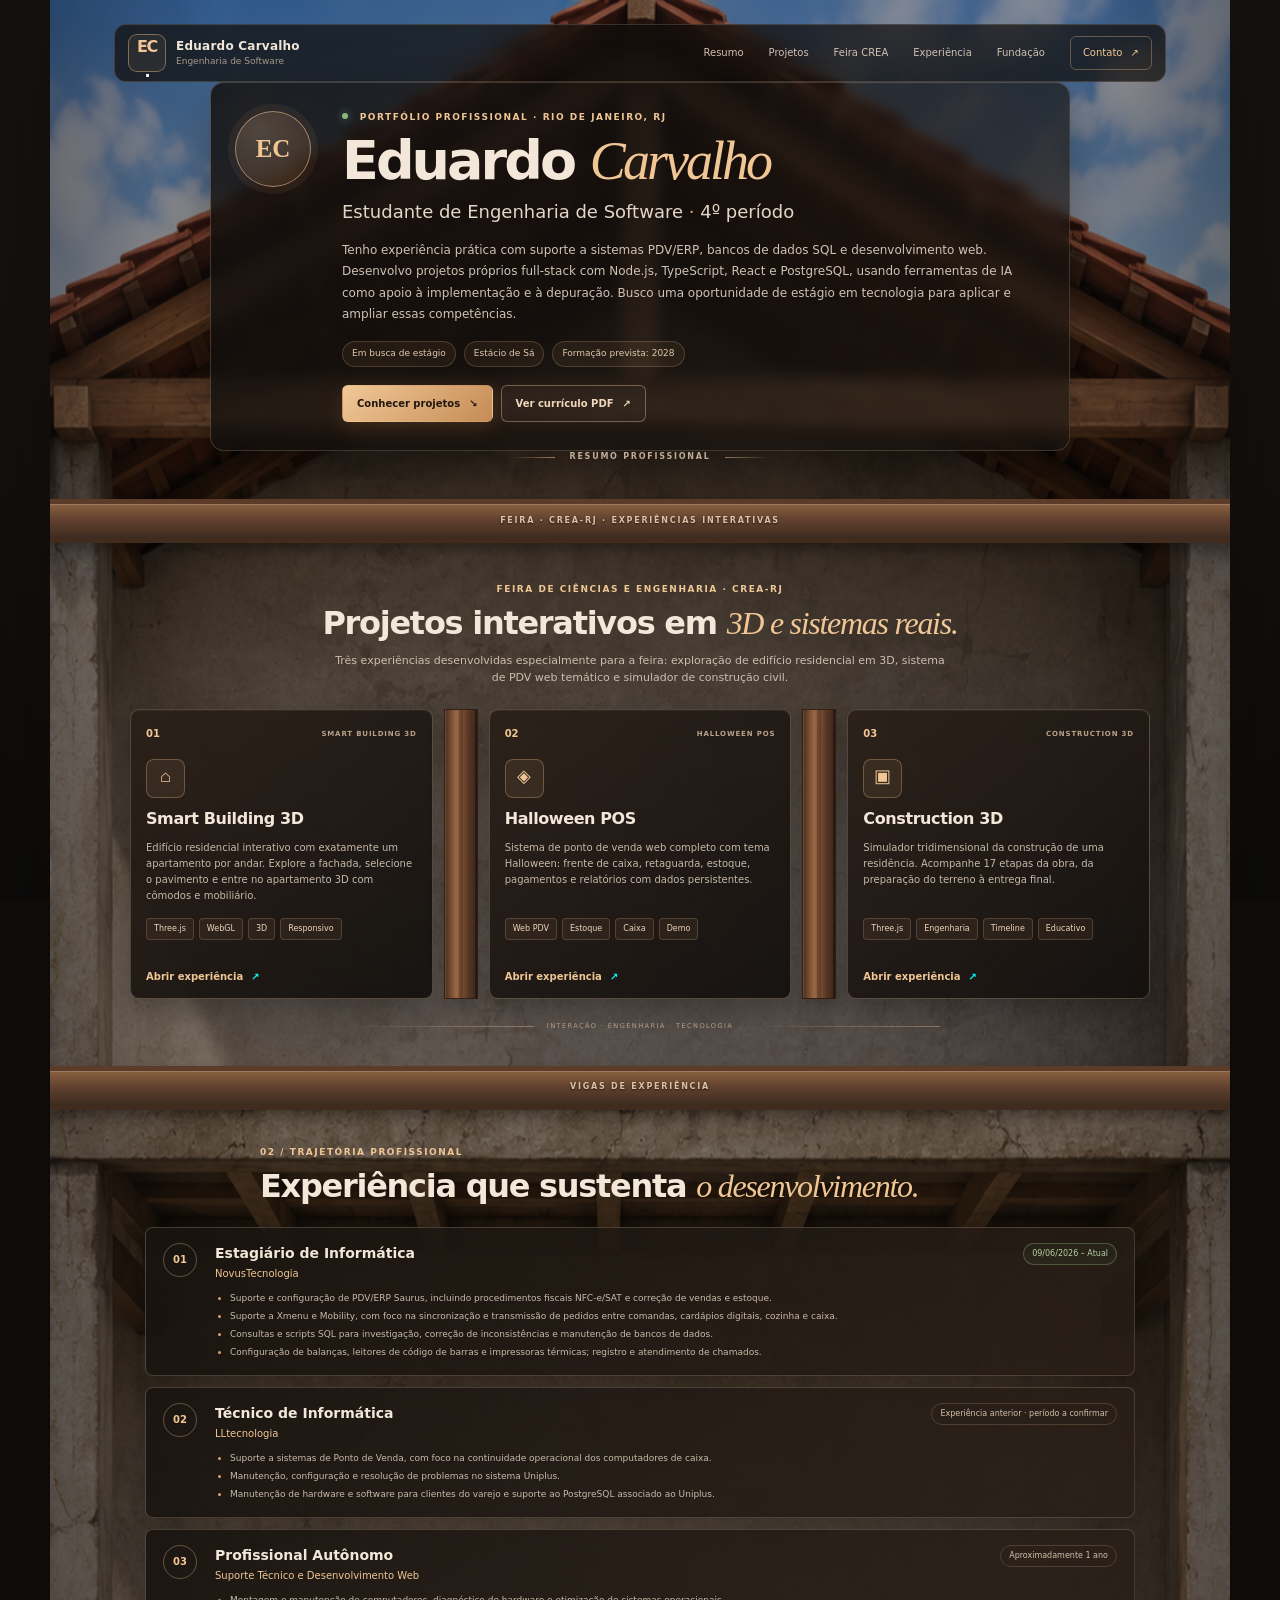
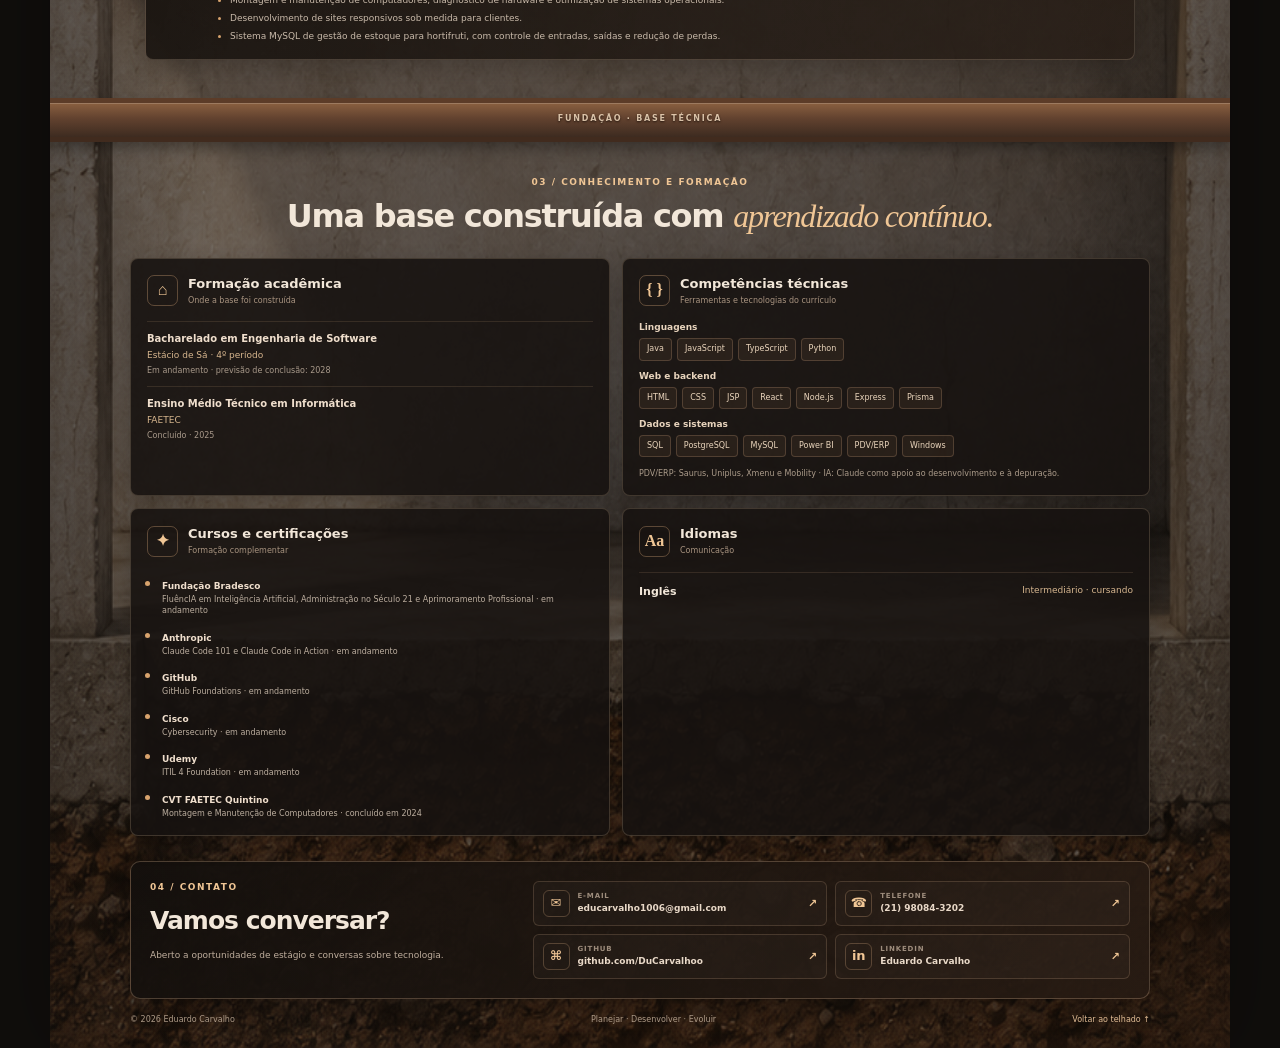
<file: index.html>
<!doctype html>
<html lang="pt-BR">
<head>
  <meta charset="utf-8">
  <meta name="viewport" content="width=device-width, initial-scale=1">
  <meta name="theme-color" content="#17120f">
  <meta name="description" content="Portfólio de Eduardo Carvalho, estudante de Engenharia de Software com experiência em suporte a sistemas PDV/ERP, bancos de dados e desenvolvimento web.">
  <title>Eduardo Carvalho | Engenharia de Software</title>
  <link rel="preload" as="image" href="assets/estrutura-casa.png">
  <link rel="stylesheet" href="styles.css">
  <script src="script.js" defer></script>
</head>
<body>
  <main class="house-site">
    <div class="scene-shade" aria-hidden="true"></div>

    <section class="roof-room" id="resumo" aria-labelledby="hero-title">
      <header class="site-header">
        <a class="brand" href="#resumo" aria-label="Eduardo Carvalho, início">
          <span class="brand-mark">EC<span>.</span></span>
          <span class="brand-name"><strong>Eduardo Carvalho</strong><small>Engenharia de Software</small></span>
        </a>
        <button class="menu-toggle" type="button" aria-label="Abrir menu" aria-expanded="false" aria-controls="site-nav">
          <span></span><span></span><span></span>
        </button>
        <nav class="site-nav" id="site-nav" aria-label="Navegação principal">
          <a href="#resumo">Resumo</a>
          <a href="#projetos">Projetos</a>
          <a href="#feira">Feira CREA</a>
          <a href="#experiencia">Experiência</a>
          <a href="#fundacao">Fundação</a>
          <a class="nav-contact" href="#contato">Contato <span aria-hidden="true">↗</span></a>
        </nav>
      </header>

      <div class="hero-content reveal">
        <div class="hero-avatar" aria-hidden="true">EC</div>
        <div class="hero-text">
          <p class="eyebrow"><span class="status-dot"></span> PORTFÓLIO PROFISSIONAL · RIO DE JANEIRO, RJ</p>
          <h1 id="hero-title">Eduardo <em>Carvalho</em></h1>
          <h2>Estudante de Engenharia de Software <span>·</span> 4º período</h2>
          <p class="professional-summary">Tenho experiência prática com suporte a sistemas PDV/ERP, bancos de dados SQL e desenvolvimento web. Desenvolvo projetos próprios full-stack com Node.js, TypeScript, React e PostgreSQL, usando ferramentas de IA como apoio à implementação e à depuração. Busco uma oportunidade de estágio em tecnologia para aplicar e ampliar essas competências.</p>
          <div class="hero-tags">
            <span>Em busca de estágio</span>
            <span>Estácio de Sá</span>
            <span>Formação prevista: 2028</span>
          </div>
          <div class="hero-actions">
            <a class="button button-primary" href="#projetos">Conhecer projetos <span aria-hidden="true">↘</span></a>
            <a class="button button-outline" href="assets/curriculo-eduardo.pdf" target="_blank" rel="noopener">Ver currículo PDF <span aria-hidden="true">↗</span></a>
          </div>
        </div>
      </div>
      <div class="roof-caption"><span class="caption-rule"></span> RESUMO PROFISSIONAL <span class="caption-rule"></span></div>
    </section>

    <span id="projetos" class="anchor-alias" aria-hidden="true"></span><span id="feira" class="anchor-alias" aria-hidden="true"></span>
    <div class="floor-beam" aria-hidden="true"><span>FEIRA · CREA-RJ · EXPERIÊNCIAS INTERATIVAS</span></div>

    <section class="projects-room feira-room" id="projetos-interativos" aria-labelledby="feira-title">
      <div class="section-heading reveal">
        <p class="eyebrow">FEIRA DE CIÊNCIAS E ENGENHARIA · CREA-RJ</p>
        <h2 id="feira-title">Projetos interativos em <em>3D e sistemas reais.</em></h2>
        <p class="section-intro">Três experiências desenvolvidas especialmente para a feira: exploração de edifício residencial em 3D, sistema de PDV web temático e simulador de construção civil.</p>
      </div>

      <div class="project-structure feira-structure">
        <a class="project-card reveal feira-card" href="projetos/smart-building-3d/" aria-label="Abrir experiência Smart Building 3D">
          <div class="project-meta"><span class="project-number">01</span><span class="project-kind">SMART BUILDING 3D</span></div>
          <div class="project-icon" aria-hidden="true">⌂</div>
          <h3>Smart Building 3D</h3>
          <p>Edifício residencial interativo com exatamente um apartamento por andar. Explore a fachada, selecione o pavimento e entre no apartamento 3D com cômodos e mobiliário.</p>
          <div class="tag-row"><span>Three.js</span><span>WebGL</span><span>3D</span><span>Responsivo</span></div>
          <span class="project-card-cta" aria-hidden="true">Abrir experiência <span>↗</span></span>
        </a>

        <div class="structural-pillar" aria-hidden="true"><i></i></div>

        <a class="project-card reveal feira-card" href="projetos/halloween-pos/" aria-label="Abrir experiência Halloween POS">
          <div class="project-meta"><span class="project-number">02</span><span class="project-kind">HALLOWEEN POS</span></div>
          <div class="project-icon" aria-hidden="true">◈</div>
          <h3>Halloween POS</h3>
          <p>Sistema de ponto de venda web completo com tema Halloween: frente de caixa, retaguarda, estoque, pagamentos e relatórios com dados persistentes.</p>
          <div class="tag-row"><span>Web PDV</span><span>Estoque</span><span>Caixa</span><span>Demo</span></div>
          <span class="project-card-cta" aria-hidden="true">Abrir experiência <span>↗</span></span>
        </a>

        <div class="structural-pillar" aria-hidden="true"><i></i></div>

        <a class="project-card reveal feira-card" href="projetos/construction-3d/" aria-label="Abrir experiência Construction 3D">
          <div class="project-meta"><span class="project-number">03</span><span class="project-kind">CONSTRUCTION 3D</span></div>
          <div class="project-icon" aria-hidden="true">▣</div>
          <h3>Construction 3D</h3>
          <p>Simulador tridimensional da construção de uma residência. Acompanhe 17 etapas da obra, da preparação do terreno à entrega final.</p>
          <div class="tag-row"><span>Three.js</span><span>Engenharia</span><span>Timeline</span><span>Educativo</span></div>
          <span class="project-card-cta" aria-hidden="true">Abrir experiência <span>↗</span></span>
        </a>
      </div>
      <div class="project-foundation-line"><span></span><small>INTERAÇÃO · ENGENHARIA · TECNOLOGIA</small><span></span></div>
    </section>

    <div class="floor-beam experience-beam" aria-hidden="true"><span>VIGAS DE EXPERIÊNCIA</span></div>

    <section class="experience-room" id="experiencia" aria-labelledby="experience-title">
      <div class="section-heading section-heading-left reveal">
        <p class="eyebrow">02 / TRAJETÓRIA PROFISSIONAL</p>
        <h2 id="experience-title">Experiência que sustenta <em>o desenvolvimento.</em></h2>
      </div>

      <div class="experience-list">
        <article class="experience-card reveal">
          <div class="experience-marker">01</div>
          <div class="experience-main">
            <div class="experience-title-row"><div><h3>Estagiário de Informática</h3><p class="company">NovusTecnologia</p></div><span class="period current">09/06/2026 – Atual</span></div>
            <ul>
              <li>Suporte e configuração de PDV/ERP Saurus, incluindo procedimentos fiscais NFC-e/SAT e correção de vendas e estoque.</li>
              <li>Suporte a Xmenu e Mobility, com foco na sincronização e transmissão de pedidos entre comandas, cardápios digitais, cozinha e caixa.</li>
              <li>Consultas e scripts SQL para investigação, correção de inconsistências e manutenção de bancos de dados.</li>
              <li>Configuração de balanças, leitores de código de barras e impressoras térmicas; registro e atendimento de chamados.</li>
            </ul>
          </div>
        </article>

        <article class="experience-card reveal">
          <div class="experience-marker">02</div>
          <div class="experience-main">
            <div class="experience-title-row"><div><h3>Técnico de Informática</h3><p class="company">LLtecnologia</p></div><span class="period">Experiência anterior · período a confirmar</span></div>
            <ul>
              <li>Suporte a sistemas de Ponto de Venda, com foco na continuidade operacional dos computadores de caixa.</li>
              <li>Manutenção, configuração e resolução de problemas no sistema Uniplus.</li>
              <li>Manutenção de hardware e software para clientes do varejo e suporte ao PostgreSQL associado ao Uniplus.</li>
            </ul>
          </div>
        </article>

        <article class="experience-card reveal">
          <div class="experience-marker">03</div>
          <div class="experience-main">
            <div class="experience-title-row"><div><h3>Profissional Autônomo</h3><p class="company">Suporte Técnico e Desenvolvimento Web</p></div><span class="period">Aproximadamente 1 ano</span></div>
            <ul>
              <li>Montagem e manutenção de computadores, diagnóstico de hardware e otimização de sistemas operacionais.</li>
              <li>Desenvolvimento de sites responsivos sob medida para clientes.</li>
              <li>Sistema MySQL de gestão de estoque para hortifruti, com controle de entradas, saídas e redução de perdas.</li>
            </ul>
          </div>
        </article>
      </div>
    </section>

    <div class="floor-beam foundation-beam" aria-hidden="true"><span>FUNDAÇÃO · BASE TÉCNICA</span></div>

    <section class="foundation-room" id="fundacao" aria-labelledby="foundation-title">
      <div class="section-heading reveal">
        <p class="eyebrow">03 / CONHECIMENTO E FORMAÇÃO</p>
        <h2 id="foundation-title">Uma base construída com <em>aprendizado contínuo.</em></h2>
      </div>

      <div class="foundation-grid">
        <article class="foundation-card reveal">
          <div class="foundation-card-heading"><span class="foundation-symbol">⌂</span><div><h3>Formação acadêmica</h3><p>Onde a base foi construída</p></div></div>
          <div class="education-item"><strong>Bacharelado em Engenharia de Software</strong><span>Estácio de Sá · 4º período</span><small>Em andamento · previsão de conclusão: 2028</small></div>
          <div class="education-item"><strong>Ensino Médio Técnico em Informática</strong><span>FAETEC</span><small>Concluído · 2025</small></div>
        </article>

        <article class="foundation-card reveal">
          <div class="foundation-card-heading"><span class="foundation-symbol">{ }</span><div><h3>Competências técnicas</h3><p>Ferramentas e tecnologias do currículo</p></div></div>
          <div class="skill-group"><strong>Linguagens</strong><div class="tag-row"><span>Java</span><span>JavaScript</span><span>TypeScript</span><span>Python</span></div></div>
          <div class="skill-group"><strong>Web e backend</strong><div class="tag-row"><span>HTML</span><span>CSS</span><span>JSP</span><span>React</span><span>Node.js</span><span>Express</span><span>Prisma</span></div></div>
          <div class="skill-group"><strong>Dados e sistemas</strong><div class="tag-row"><span>SQL</span><span>PostgreSQL</span><span>MySQL</span><span>Power BI</span><span>PDV/ERP</span><span>Windows</span></div></div>
          <p class="systems-note">PDV/ERP: Saurus, Uniplus, Xmenu e Mobility · IA: Claude como apoio ao desenvolvimento e à depuração.</p>
        </article>

        <article class="foundation-card courses-card reveal">
          <div class="foundation-card-heading"><span class="foundation-symbol">✦</span><div><h3>Cursos e certificações</h3><p>Formação complementar</p></div></div>
          <ul class="course-list">
            <li><strong>Fundação Bradesco</strong><span>FluêncIA em Inteligência Artificial, Administração no Século 21 e Aprimoramento Profissional · em andamento</span></li>
            <li><strong>Anthropic</strong><span>Claude Code 101 e Claude Code in Action · em andamento</span></li>
            <li><strong>GitHub</strong><span>GitHub Foundations · em andamento</span></li>
            <li><strong>Cisco</strong><span>Cybersecurity · em andamento</span></li>
            <li><strong>Udemy</strong><span>ITIL 4 Foundation · em andamento</span></li>
            <li><strong>CVT FAETEC Quintino</strong><span>Montagem e Manutenção de Computadores · concluído em 2024</span></li>
          </ul>
        </article>

        <article class="foundation-card language-card reveal">
          <div class="foundation-card-heading"><span class="foundation-symbol">Aa</span><div><h3>Idiomas</h3><p>Comunicação</p></div></div>
          <div class="language-level"><strong>Inglês</strong><span>Intermediário · cursando</span></div>
        </article>
      </div>

      <div class="contact-foundation" id="contato">
        <div class="contact-heading"><p class="eyebrow">04 / CONTATO</p><h2>Vamos conversar?</h2><p>Aberto a oportunidades de estágio e conversas sobre tecnologia.</p></div>
        <div class="contact-links">
          <a href="mailto:educarvalho1006@gmail.com"><span class="contact-icon">✉</span><span><small>E-MAIL</small><strong>educarvalho1006@gmail.com</strong></span><b>↗</b></a>
          <a href="tel:+5521980843202"><span class="contact-icon">☎</span><span><small>TELEFONE</small><strong>(21) 98084-3202</strong></span><b>↗</b></a>
          <a href="https://github.com/DuCarvalhoo" target="_blank" rel="noopener"><span class="contact-icon">⌘</span><span><small>GITHUB</small><strong>github.com/DuCarvalhoo</strong></span><b>↗</b></a>
          <a href="https://www.linkedin.com/in/eduardo-carvalho-6b63ab324/" target="_blank" rel="noopener"><span class="contact-icon">in</span><span><small>LINKEDIN</small><strong>Eduardo Carvalho</strong></span><b>↗</b></a>
        </div>
      </div>

      <footer class="site-footer"><span>© <span id="current-year"></span> Eduardo Carvalho</span><span>Planejar · Desenvolver · Evoluir</span><a href="#resumo">Voltar ao telhado ↑</a></footer>
    </section>
  </main>

  <dialog class="project-dialog" id="project-dialog" aria-labelledby="dialog-title">
    <button class="dialog-close" type="button" aria-label="Fechar detalhes">×</button>
    <p class="eyebrow" id="dialog-origin">DETALHES DO PROJETO</p>
    <h2 id="dialog-title"></h2>
    <p id="dialog-description"></p>
    <div class="dialog-stack" id="dialog-stack"></div>
  </dialog>
</body>
</html>
</file>
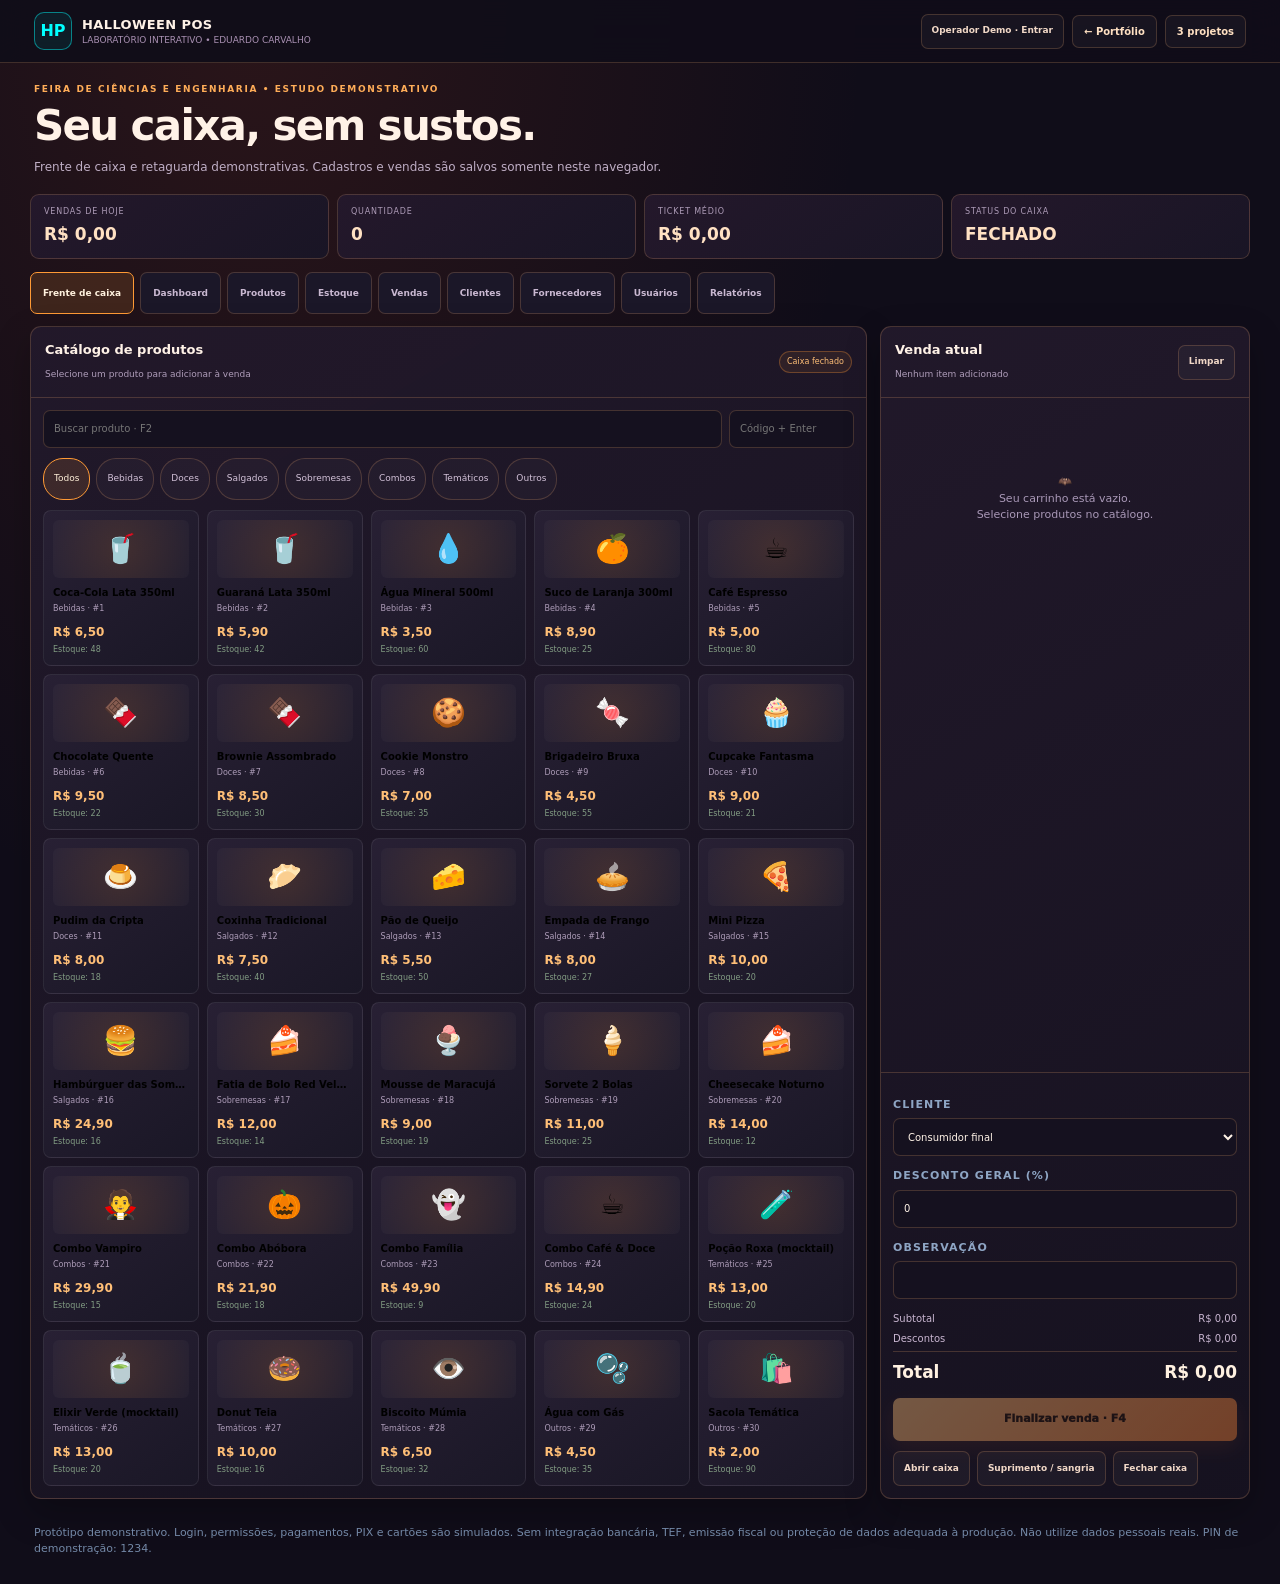
<file: projetos/halloween-pos/index.html>
<!doctype html><html lang="pt-BR"><head><meta charset="utf-8"><meta name="viewport" content="width=device-width,initial-scale=1"><title>HALLOWEEN POS — Eduardo Carvalho</title><link rel="stylesheet" href="../_shared/projects.css"><link rel="stylesheet" href="../_shared/integration.css"></head><body class="pos-app"><header class="app-header"><div class="app-brand"><span class="brand-symbol">HP</span><div class="brand-title"><strong>HALLOWEEN POS</strong><small>LABORATÓRIO INTERATIVO • EDUARDO CARVALHO</small></div></div><div class="header-actions"><button id="login-button" class="pos-secondary" >Operador Demo · Entrar</button><a class="back-link" href="../../#projetos-interativos">← Portfólio</a><a class="back-link" href="../../laboratorio.html">3 projetos</a></div></header><section class="page-intro"><p class="eyebrow">FEIRA DE CIÊNCIAS E ENGENHARIA • ESTUDO DEMONSTRATIVO</p><h1>Seu caixa, sem sustos.</h1><p>Frente de caixa e retaguarda demonstrativas. Cadastros e vendas são salvos somente neste navegador.</p></section><section class="pos-top-stats"><div class="pos-stat"><small>Vendas de hoje</small><strong id="stat-sales">R$ 0,00</strong></div><div class="pos-stat"><small>Quantidade</small><strong id="stat-count">0</strong></div><div class="pos-stat"><small>Ticket médio</small><strong id="stat-ticket">R$ 0,00</strong></div><div class="pos-stat"><small>Status do caixa</small><strong id="stat-cash">FECHADO</strong></div></section><nav class="pos-nav" aria-label="Módulos"><button data-view="pdv" class="active">Frente de caixa</button><button data-view="dashboard" class="">Dashboard</button><button data-view="products" class="">Produtos</button><button data-view="stock" class="">Estoque</button><button data-view="sales" class="">Vendas</button><button data-view="customers" class="">Clientes</button><button data-view="suppliers" class="">Fornecedores</button><button data-view="users" class="">Usuários</button><button data-view="reports" class="">Relatórios</button></nav><main><section id="view-pdv" class="pos-shell"><section class="pos-panel"><div class="pos-panel-head"><div><h2>Catálogo de produtos</h2><small>Selecione um produto para adicionar à venda</small></div><span id="cash-status-pill" class="status-pill warn">Caixa fechado</span></div><div class="pos-catalog"><div class="pos-search-row"><input id="product-search" class="pos-input" placeholder="Buscar produto · F2" aria-label="Buscar produto"><input id="barcode-input" class="pos-input" placeholder="Código + Enter" aria-label="Código de barras"></div><div id="pos-categories" class="pos-categories"></div><div id="product-grid" class="product-grid"></div></div></section><aside class="pos-panel pos-cart"><div class="pos-panel-head"><div><h2>Venda atual</h2><small id="cart-count">Nenhum item adicionado</small></div><button id="clear-cart" class="pos-secondary" >Limpar</button></div><div id="cart-lines" class="cart-lines"></div><div class="cart-bottom"><label class="field-label" for="sale-customer">Cliente</label><select id="sale-customer" class="pos-select"></select><label class="field-label" for="sale-discount">Desconto geral (%)</label><input id="sale-discount" class="pos-input" type="number" min="0" max="100" value="0"><label class="field-label" for="sale-note">Observação</label><input id="sale-note" class="pos-input"><div class="cart-totals"><div class="total-line "><span>Subtotal</span><span id="cart-subtotal">R$ 0,00</span></div><div class="total-line "><span>Descontos</span><span id="cart-discount">R$ 0,00</span></div><div class="total-line grand"><span>Total</span><span id="cart-total">R$ 0,00</span></div></div><button id="pay-button" class="pos-primary" >Finalizar venda · F4</button><div class="sim-controls"><button id="cash-open" class="pos-secondary" >Abrir caixa</button><button id="cash-actions" class="pos-secondary" >Suprimento / sangria</button><button id="cash-close" class="pos-secondary" >Fechar caixa</button></div></div></aside></section><section id="view-admin" class="admin-wrap hidden"><div class="pos-panel"><div class="pos-panel-head"><div><h2 id="admin-title">Visão geral</h2><small id="admin-subtitle">Retaguarda administrativa</small></div><div class="admin-actions"><button id="admin-new" class="pos-secondary" >Novo cadastro</button><button id="export-csv" class="pos-secondary" >Exportar CSV</button></div></div><div id="admin-content" style="padding:14px"></div></div></section></main><div id="modal" class="modal-backdrop"><section class="modal-box" role="dialog" aria-modal="true" aria-labelledby="modal-title"><div class="modal-head"><h2 id="modal-title"></h2><button id="modal-close" class="modal-close" aria-label="Fechar">×</button></div><div id="modal-content"></div></section></div><footer class="app-footer">Protótipo demonstrativo. Login, permissões, pagamentos, PIX e cartões são simulados. Sem integração bancária, TEF, emissão fiscal ou proteção de dados adequada à produção. Não utilize dados pessoais reais. PIN de demonstração: 1234.</footer><script type="module" src="./halloween-pos.js"></script></body></html>
</file>
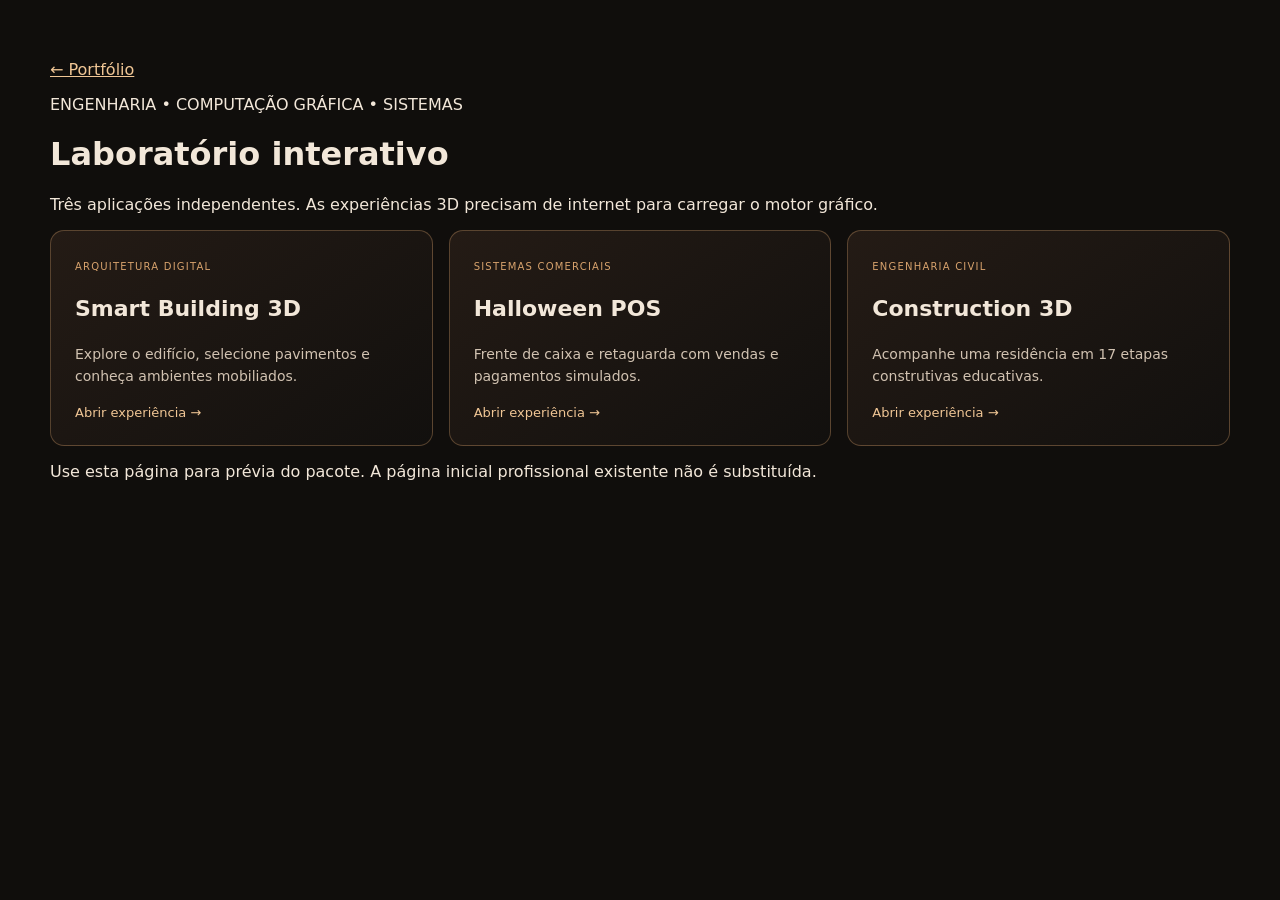
<file: laboratorio.html>
<!doctype html><html lang="pt-BR"><head><meta charset="utf-8"><meta name="viewport" content="width=device-width,initial-scale=1"><title>Laboratório — três projetos</title><link rel="stylesheet" href="./projetos/_shared/cards.css"><style>body{margin:0;background:#100e0c}a{color:#f0c695}</style></head><body><main class="lab-integration"><a href="./">← Portfólio</a><p>ENGENHARIA • COMPUTAÇÃO GRÁFICA • SISTEMAS</p><h1>Laboratório interativo</h1><p>Três aplicações independentes. As experiências 3D precisam de internet para carregar o motor gráfico.</p><div class="lab-grid"><a class="lab-card" href="./projetos/smart-building-3d/"><small>Arquitetura digital</small><h3>Smart Building 3D</h3><p>Explore o edifício, selecione pavimentos e conheça ambientes mobiliados.</p><span>Abrir experiência →</span></a><a class="lab-card" href="./projetos/halloween-pos/"><small>Sistemas comerciais</small><h3>Halloween POS</h3><p>Frente de caixa e retaguarda com vendas e pagamentos simulados.</p><span>Abrir experiência →</span></a><a class="lab-card" href="./projetos/construction-3d/"><small>Engenharia civil</small><h3>Construction 3D</h3><p>Acompanhe uma residência em 17 etapas construtivas educativas.</p><span>Abrir experiência →</span></a></div><p>Use esta página para prévia do pacote. A página inicial profissional existente não é substituída.</p></main></body></html>
</file>
<file: styles.css>
:root {
  color-scheme: dark;
  --paper: #f2e7d9;
  --muted: #d1c2b1;
  --muted-2: #aa9b8c;
  --gold: #d8a36d;
  --gold-light: #f0c695;
  --wood: #70452b;
  --ink: #1a1511;
  --panel: rgba(22, 18, 15, .84);
  --panel-soft: rgba(32, 25, 20, .78);
  --line: rgba(223, 180, 137, .26);
  --shadow: 0 18px 55px rgba(0, 0, 0, .38);
}
* { box-sizing: border-box; }
html { scroll-behavior: smooth; scroll-padding-top: 20px; }
body { margin: 0; min-width: 320px; background: #100e0c; color: var(--paper); font-family: Inter, ui-sans-serif, system-ui, -apple-system, BlinkMacSystemFont, "Segoe UI", sans-serif; line-height: 1.55; }
body::before { content: ""; position: fixed; inset: 0; z-index: -2; background: radial-gradient(ellipse at 50% 0, #493321 0, #191410 55%, #0c0b0a 100%); }
a { color: inherit; text-decoration: none; }
button { font: inherit; }
.house-site { position: relative; isolation: isolate; width: min(100%, 1180px); margin: 0 auto; overflow: hidden; background-image: linear-gradient(180deg, rgba(12, 10, 9, .42), rgba(13, 11, 9, .58)), url("assets/estrutura-casa.png"); background-size: 100% 100%; background-repeat: no-repeat; box-shadow: 0 0 80px rgba(0,0,0,.3); }
.scene-shade { position: absolute; inset: 0; z-index: -1; pointer-events: none; background: linear-gradient(90deg, rgba(10,8,7,.25), transparent 14%, transparent 86%, rgba(10,8,7,.25)); }
.roof-room { min-height: 490px; padding: 24px clamp(22px, 5vw, 64px) 36px; position: relative; display: flex; flex-direction: column; }
.site-header { width: 100%; display: flex; justify-content: space-between; align-items: center; gap: 20px; padding: 9px 13px; border: 1px solid rgba(235, 204, 172, .18); border-radius: 12px; background: rgba(17, 14, 12, .72); backdrop-filter: blur(12px); }
.brand { display: flex; gap: 10px; align-items: center; min-width: max-content; }
.brand-mark { display: grid; place-items: center; width: 38px; height: 38px; border: 1px solid rgba(233, 187, 139, .45); border-radius: 9px; color: var(--gold-light); font-weight: 800; letter-spacing: -.08em; background: rgba(210, 153, 98, .09); }
.brand-mark span { color: #fff; }
.brand-name strong, .brand-name small { display: block; }
.brand-name strong { font-size: 12px; letter-spacing: .02em; }
.brand-name small { color: var(--muted-2); font-size: 9px; }
.site-nav { display: flex; align-items: center; gap: clamp(10px, 2vw, 25px); }
.site-nav a { color: #d3c4b4; font-size: 10px; transition: color .2s ease; }
.site-nav a:hover, .site-nav a.active { color: var(--gold-light); }
.site-nav .nav-contact { padding: 8px 12px; border: 1px solid rgba(222, 174, 126, .38); border-radius: 6px; color: var(--gold-light); }
.nav-contact span { margin-left: 5px; }
.menu-toggle { display: none; }
.hero-content { display: grid; grid-template-columns: 84px minmax(0, 720px); align-items: start; gap: 23px; width: min(100%, 860px); margin: auto; padding: 28px 24px; border: 1px solid rgba(232, 205, 176, .2); border-radius: 14px; background: linear-gradient(105deg, rgba(18, 15, 13, .84), rgba(25, 20, 16, .66)); box-shadow: var(--shadow); backdrop-filter: blur(7px); }
.hero-avatar { display: grid; place-items: center; width: 76px; height: 76px; border: 1px solid rgba(232, 188, 144, .6); border-radius: 50%; color: var(--gold-light); background: radial-gradient(circle at 30% 25%, rgba(237, 195, 149, .24), rgba(93, 59, 37, .42)); font-family: Georgia, serif; font-size: 25px; font-weight: 700; box-shadow: 0 0 0 7px rgba(216, 163, 109, .07); }
.eyebrow { margin: 0 0 8px; color: var(--gold-light); font-size: 9px; font-weight: 800; letter-spacing: .17em; }
.status-dot { display: inline-block; width: 6px; height: 6px; margin: 0 7px 1px 0; border-radius: 50%; background: #89b77d; box-shadow: 0 0 9px rgba(137,183,125,.65); }
.hero-text h1 { margin: 0; font-size: clamp(35px, 5vw, 54px); letter-spacing: -.055em; line-height: 1.05; }
h1 em, h2 em { color: var(--gold-light); font-family: Georgia, "Times New Roman", serif; font-weight: 500; }
.hero-text h2 { margin: 8px 0 14px; color: #e4d6c7; font-size: clamp(14px, 1.7vw, 18px); font-weight: 500; }
.hero-text h2 span { color: var(--gold); }
.professional-summary { max-width: 750px; margin: 0; color: #d0c2b4; font-size: 12px; line-height: 1.8; }
.hero-tags, .hero-actions { display: flex; flex-wrap: wrap; gap: 8px; }
.hero-tags { margin-top: 15px; }
.hero-tags span { padding: 5px 9px; border: 1px solid rgba(226, 180, 135, .22); border-radius: 30px; color: #dfc9b2; background: rgba(216, 163, 109, .08); font-size: 9px; }
.hero-actions { margin-top: 18px; }
.button { display: inline-flex; align-items: center; justify-content: center; gap: 9px; min-height: 37px; padding: 0 14px; border: 1px solid transparent; border-radius: 6px; font-size: 10px; font-weight: 800; transition: transform .2s, background .2s, border-color .2s; }
.button:hover { transform: translateY(-2px); }
.button-primary { color: #21170f; background: linear-gradient(135deg, #f1c897, #c58c56); box-shadow: 0 7px 20px rgba(181, 118, 65, .19); }
.button-outline { border-color: rgba(230, 190, 150, .4); color: #f0d7bc; background: rgba(255,255,255,.025); }
.roof-caption { display: flex; align-items: center; justify-content: center; gap: 14px; color: #e3cdb5; font-size: 8px; font-weight: 800; letter-spacing: .22em; opacity: .82; }
.caption-rule { width: 44px; height: 1px; background: linear-gradient(90deg, transparent, rgba(230,190,150,.7)); }
.caption-rule:last-child { transform: rotate(180deg); }
.floor-beam { position: relative; z-index: 1; display: flex; align-items: center; justify-content: center; min-height: 44px; border-top: 5px solid rgba(95, 62, 42, .92); border-bottom: 5px solid rgba(62, 41, 29, .95); background: linear-gradient(180deg, #8a6040 0%, #62422f 45%, #3d2b20 100%); box-shadow: 0 7px 13px rgba(0,0,0,.32), inset 0 1px rgba(255,255,255,.17); }
.floor-beam span { color: rgba(255, 231, 203, .8); font-size: 8px; font-weight: 900; letter-spacing: .22em; text-shadow: 0 1px 2px #26180f; }
.anchor-alias { display: block; height: 0; scroll-margin-top: 18px; }
.projects-room { padding: 40px clamp(20px, 4.5vw, 54px) 34px; }
.section-heading { max-width: 760px; margin: 0 auto 23px; text-align: center; }
.section-heading h2 { margin: 0; font-size: clamp(23px, 3vw, 32px); letter-spacing: -.04em; line-height: 1.16; }
.section-intro { max-width: 620px; margin: 10px auto 0; color: #cdbdad; font-size: 11px; }
.project-structure { display: grid; grid-template-columns: minmax(0,1fr) 34px minmax(0,1fr) 34px minmax(0,1fr); align-items: stretch; gap: 11px; max-width: 1020px; margin: 0 auto; }
.project-card { position: relative; display: flex; flex-direction: column; min-width: 0; min-height: 290px; padding: 16px 15px 14px; border: 1px solid rgba(232, 204, 174, .26); border-radius: 9px; background: linear-gradient(145deg, rgba(42, 32, 25, .94), rgba(19, 16, 14, .94)); box-shadow: 0 12px 30px rgba(0,0,0,.27), inset 0 1px rgba(255,255,255,.05); transition: transform .24s ease, border-color .24s ease; }
.project-card:hover { transform: translateY(-4px); border-color: rgba(239, 194, 147, .65); }
.feira-card { color: inherit; text-decoration: none; cursor: pointer; }
.feira-card:hover { transform: translateY(-6px) scale(1.012); border-color: rgba(0, 255, 255, .58); box-shadow: 0 18px 38px rgba(0,0,0,.36), 0 0 0 1px rgba(0,255,255,.08), inset 0 1px rgba(255,255,255,.08); }
.feira-card:focus-visible { outline: 3px solid #00ffff; outline-offset: 4px; }
.project-card-cta { align-self: flex-start; display: inline-flex; align-items: center; gap: 8px; margin-top: auto; padding-top: 15px; color: var(--gold-light); font-size: 10px; font-weight: 800; transition: color .2s, gap .2s; }
.feira-card:hover .project-card-cta { gap: 13px; color: #fff; }
.project-card-cta span { color: #00ffff; }
.project-meta { display: flex; align-items: center; justify-content: space-between; gap: 8px; }
.project-number { color: var(--gold-light); font-size: 10px; font-weight: 900; }
.project-kind { color: #b8a18b; font-size: 7px; font-weight: 800; letter-spacing: .12em; text-align: right; }
.project-icon { display: grid; place-items: center; width: 39px; height: 39px; margin: 17px 0 9px; border: 1px solid rgba(220, 171, 124, .35); border-radius: 8px; color: var(--gold-light); background: rgba(221, 168, 118, .09); font-family: ui-monospace, monospace; font-size: 18px; }
.project-card h3 { margin: 0 0 8px; font-size: 16px; letter-spacing: -.025em; }
.project-card > p { min-height: 66px; margin: 0; color: #c7b8a9; font-size: 10px; line-height: 1.62; }
.tag-row { display: flex; flex-wrap: wrap; gap: 5px; margin-top: 12px; }
.tag-row span { padding: 4px 7px; border: 1px solid rgba(223, 178, 135, .22); border-radius: 4px; color: #ead5bc; background: rgba(210, 153, 98, .08); font-size: 8px; }
.details-link { align-self: flex-start; margin-top: auto; padding: 15px 0 0; border: 0; color: var(--gold-light); background: none; cursor: pointer; font-size: 10px; font-weight: 800; }
.details-link:hover { color: white; }
.details-link span { padding-left: 4px; }
.structural-pillar { position: relative; display: flex; justify-content: center; align-items: center; min-height: 100%; border: 1px solid rgba(50, 30, 19, .95); background: linear-gradient(90deg, #4a2e1d, #9a6844 35%, #5a3925 72%, #3d271b); box-shadow: inset 1px 0 rgba(242, 196, 145, .18), inset -2px 0 rgba(0,0,0,.35), 0 8px 16px rgba(0,0,0,.22); }
.structural-pillar span { color: rgba(255, 226, 196, .8); font-size: 10px; font-weight: 900; letter-spacing: .28em; writing-mode: vertical-rl; text-orientation: upright; }
.structural-pillar i { position: absolute; top: 0; left: 50%; width: 4px; height: 100%; transform: translateX(-50%); background: rgba(35, 20, 12, .24); }
.project-foundation-line { display: flex; align-items: center; justify-content: center; gap: 13px; max-width: 600px; margin: 22px auto 0; color: #bca48e; font-size: 8px; letter-spacing: .17em; }
.project-foundation-line span { height: 1px; flex: 1; background: linear-gradient(90deg, transparent, rgba(223, 180, 137, .48)); }
.experience-room { padding: 36px clamp(20px, 4.5vw, 54px) 38px; }
.section-heading-left { text-align: left; margin: 0 auto 22px; }
.experience-list { display: grid; gap: 11px; max-width: 990px; margin: auto; }
.experience-card { display: grid; grid-template-columns: 38px 1fr; gap: 14px; padding: 15px 17px; border: 1px solid rgba(232, 204, 174, .21); border-radius: 8px; background: linear-gradient(100deg, rgba(25, 20, 16, .91), rgba(40, 30, 23, .82)); box-shadow: 0 8px 24px rgba(0,0,0,.19); }
.experience-marker { display: grid; place-items: center; width: 34px; height: 34px; border: 1px solid rgba(223, 178, 135, .38); border-radius: 50%; color: var(--gold-light); font-size: 10px; font-weight: 900; }
.experience-title-row { display: flex; justify-content: space-between; align-items: flex-start; gap: 15px; }
.experience-title-row h3 { margin: 0; font-size: 14px; }
.company { margin: 2px 0 0; color: var(--gold-light); font-size: 10px; }
.period { padding: 4px 8px; border: 1px solid rgba(224, 179, 135, .21); border-radius: 20px; color: #d4c0aa; font-size: 8px; white-space: nowrap; }
.period.current { border-color: rgba(137,183,125,.35); color: #b7d0a7; background: rgba(91,140,81,.08); }
.experience-card ul { display: grid; gap: 4px; margin: 10px 0 0; padding-left: 15px; color: #c9baaa; font-size: 9px; line-height: 1.55; }
.experience-card li::marker { color: var(--gold); }
.foundation-room { padding: 34px clamp(20px, 4.5vw, 54px) 22px; }
.foundation-grid { display: grid; grid-template-columns: 1fr 1.1fr; gap: 12px; max-width: 1020px; margin: 0 auto 25px; }
.foundation-card { min-width: 0; padding: 15px 16px; border: 1px solid rgba(225, 192, 159, .2); border-radius: 8px; background: rgba(23, 19, 16, .89); box-shadow: 0 8px 22px rgba(0,0,0,.24); }
.foundation-card-heading { display: flex; align-items: center; gap: 10px; margin-bottom: 14px; }
.foundation-symbol { display: grid; place-items: center; width: 31px; height: 31px; flex: 0 0 auto; border: 1px solid rgba(221, 171, 125, .34); border-radius: 7px; color: var(--gold-light); font-family: Georgia, serif; font-weight: 700; }
.foundation-card-heading h3 { margin: 0; font-size: 13px; }
.foundation-card-heading p { margin: 1px 0 0; color: #a99480; font-size: 8px; }
.education-item { padding: 9px 0; border-top: 1px solid rgba(227, 183, 139, .13); }
.education-item strong, .education-item span, .education-item small { display: block; }
.education-item strong { color: #f0dfcd; font-size: 10px; }
.education-item span { margin-top: 2px; color: #d7b68e; font-size: 9px; }
.education-item small { margin-top: 2px; color: #a99a8b; font-size: 8px; }
.skill-group { margin-top: 9px; }
.skill-group > strong { display: block; margin-bottom: 3px; color: #e8d4bd; font-size: 9px; }
.skill-group .tag-row { margin-top: 0; }
.skill-group .tag-row span { font-size: 8px; }
.systems-note { margin: 11px 0 0; color: #ab9b8a; font-size: 8px; line-height: 1.5; }
.courses-card { grid-column: 1 / 2; }
.course-list { display: grid; gap: 7px; margin: 0; padding-left: 15px; color: #d5c5b5; }
.course-list li::marker { color: var(--gold); }
.course-list strong, .course-list span { display: block; }
.course-list strong { color: #f0dfcd; font-size: 9px; }
.course-list span { color: #bcae9f; font-size: 8px; line-height: 1.45; }
.language-card { grid-column: 2 / 3; }
.language-level { display: flex; align-items: center; justify-content: space-between; gap: 10px; padding: 10px 0; border-top: 1px solid rgba(227, 183, 139, .13); }
.language-level strong { font-size: 11px; }
.language-level span { color: #d6b68f; font-size: 9px; }
.contact-foundation { display: grid; grid-template-columns: .75fr 1.25fr; gap: 24px; max-width: 1020px; margin: 25px auto 0; padding: 19px; border: 1px solid rgba(229, 190, 151, .27); border-radius: 10px; background: linear-gradient(115deg, rgba(20, 16, 13, .96), rgba(39, 27, 19, .92)); box-shadow: var(--shadow); }
.contact-heading h2 { margin: 0; font-size: 25px; letter-spacing: -.04em; }
.contact-heading > p:last-child { margin: 8px 0 0; color: #bfae9d; font-size: 9px; }
.contact-links { display: grid; grid-template-columns: 1fr 1fr; gap: 8px; }
.contact-links a { display: flex; align-items: center; min-width: 0; gap: 8px; padding: 8px 9px; border: 1px solid rgba(230, 190, 150, .18); border-radius: 6px; background: rgba(255,255,255,.025); transition: border-color .2s, background .2s; }
.contact-links a:hover { border-color: rgba(240, 198, 149, .55); background: rgba(221, 168, 118, .08); }
.contact-icon { display: grid; place-items: center; width: 27px; height: 27px; flex: 0 0 auto; border: 1px solid rgba(223, 177, 132, .28); border-radius: 6px; color: var(--gold-light); font-size: 13px; font-weight: 800; }
.contact-links a > span:nth-child(2) { min-width: 0; flex: 1; }
.contact-links small, .contact-links strong { display: block; }
.contact-links small { color: #9e8d7d; font-size: 7px; font-weight: 800; letter-spacing: .12em; }
.contact-links strong { overflow: hidden; color: #e9d9c8; font-size: 9px; font-weight: 600; text-overflow: ellipsis; white-space: nowrap; }
.contact-links b { color: var(--gold-light); font-size: 11px; }
.site-footer { display: flex; justify-content: space-between; gap: 12px; max-width: 1020px; margin: 15px auto 0; color: #ad9a87; font-size: 8px; }
.site-footer a { color: #e1bd96; }
.project-dialog { width: min(92vw, 520px); padding: 27px; border: 1px solid rgba(226, 177, 126, .4); border-radius: 13px; color: var(--paper); background: #1b1713; box-shadow: 0 28px 90px rgba(0,0,0,.72); }
.project-dialog::backdrop { background: rgba(0,0,0,.74); backdrop-filter: blur(5px); }
.project-dialog h2 { margin: 0 0 12px; font-size: 23px; }
.project-dialog > p:not(.eyebrow) { color: #cbbdaf; font-size: 12px; line-height: 1.8; }
.dialog-close { position: absolute; top: 8px; right: 13px; border: 0; color: #ead7c3; background: none; cursor: pointer; font-size: 27px; }
.dialog-stack { display: flex; flex-wrap: wrap; gap: 6px; margin-top: 17px; }
.dialog-stack span { padding: 5px 8px; border: 1px solid rgba(226,177,126,.25); border-radius: 4px; color: #e7c9a8; font-size: 9px; }
.reveal { opacity: 0; transform: translateY(13px); transition: opacity .65s ease, transform .65s ease; }
.reveal.is-visible { opacity: 1; transform: translateY(0); }
@media (prefers-reduced-motion: reduce) { html { scroll-behavior: auto; } *, *::before, *::after { animation-duration: .01ms !important; transition-duration: .01ms !important; } .reveal { opacity: 1; transform: none; } }
@media (min-width: 1100px) { .house-site { min-height: 2220px; } }
@media (max-width: 820px) {
  .roof-room { min-height: 520px; padding: 18px 20px 28px; }
  .site-header { padding: 8px 10px; }
  .site-nav { gap: 11px; }
  .site-nav a { font-size: 9px; }
  .hero-content { grid-template-columns: 65px minmax(0,1fr); gap: 15px; padding: 21px 18px; }
  .hero-avatar { width: 60px; height: 60px; font-size: 20px; }
  .project-structure { grid-template-columns: minmax(0,1fr) 24px minmax(0,1fr) 24px minmax(0,1fr); gap: 7px; }
  .project-card { padding: 13px 11px; }
  .project-card h3 { font-size: 13px; }
  .project-card > p { font-size: 9px; }
  .project-kind { font-size: 6px; }
  .structural-pillar span { font-size: 8px; }
  .foundation-grid { gap: 9px; }
}
@media (max-width: 620px) {
  body { background: #100e0c; }
  .house-site { width: 100%; min-height: 0; overflow: hidden; background-image: none; box-shadow: none; }
  .scene-shade { display: none; }
  .roof-room { min-height: 0; padding: 14px 15px 22px; background: linear-gradient(180deg, rgba(9,8,7,.22), rgba(15,12,10,.86)), url("assets/estrutura-casa.png") center top / 100% auto no-repeat, #17110c; }
  .site-header { position: relative; z-index: 5; padding: 8px 10px; }
  .brand-mark { width: 34px; height: 34px; }
  .brand-name strong { font-size: 11px; }
  .menu-toggle { display: grid; place-content: center; gap: 4px; width: 36px; height: 36px; border: 1px solid rgba(226,177,126,.32); border-radius: 7px; background: rgba(17,15,13,.82); cursor: pointer; }
  .menu-toggle span { display: block; width: 16px; height: 1.5px; border-radius: 2px; background: #f1d1ad; transition: transform .2s, opacity .2s; }
  .menu-toggle[aria-expanded="true"] span:first-child { transform: translateY(5.5px) rotate(45deg); }
  .menu-toggle[aria-expanded="true"] span:nth-child(2) { opacity: 0; }
  .menu-toggle[aria-expanded="true"] span:last-child { transform: translateY(-5.5px) rotate(-45deg); }
  .site-nav { display: none; position: absolute; top: calc(100% + 7px); left: 0; right: 0; padding: 9px; border: 1px solid var(--line); border-radius: 9px; background: rgba(17,14,12,.98); box-shadow: var(--shadow); }
  .site-nav.open { display: flex; align-items: stretch; flex-direction: column; gap: 0; }
  .site-nav a { padding: 10px 8px; font-size: 12px; }
  .site-nav .nav-contact { margin-top: 4px; text-align: center; }
  .hero-content { display: block; width: 100%; margin: 255px 0 18px; padding: 18px 16px; border-radius: 9px; background: rgba(17,14,12,.92); backdrop-filter: blur(8px); }
  .hero-avatar { width: 54px; height: 54px; margin-bottom: 14px; }
  .eyebrow { font-size: 8px; }
  .hero-text h1 { font-size: clamp(35px, 10vw, 48px); }
  .hero-text h2 { font-size: 13px; line-height: 1.5; }
  .professional-summary { font-size: 11px; }
  .hero-tags span { font-size: 8px; }
  .button { min-height: 40px; padding: 0 11px; font-size: 9px; }
  .roof-caption { font-size: 7px; }
  .floor-beam { min-height: 37px; border-top-width: 4px; border-bottom-width: 4px; }
  .floor-beam span { font-size: 7px; }
  .projects-room, .experience-room, .foundation-room { padding: 29px 15px; background: linear-gradient(180deg, rgba(35,27,21,.94), rgba(19,16,14,.97)); border-left: 8px solid #57402f; border-right: 8px solid #57402f; }
  .section-heading { margin-bottom: 18px; }
  .section-heading h2 { font-size: 24px; }
  .section-intro { font-size: 10px; }
  .project-structure { grid-template-columns: 1fr; gap: 10px; }
  .structural-pillar { min-height: 19px; border-width: 1px 0; }
  .structural-pillar span { font-size: 7px; writing-mode: horizontal-tb; text-orientation: mixed; letter-spacing: .4em; }
  .structural-pillar i { top: 50%; left: 0; width: 100%; height: 2px; transform: none; }
  .project-card { min-height: 0; padding: 15px; }
  .project-icon { margin: 12px 0 8px; }
  .project-card h3 { font-size: 16px; }
  .project-card > p { min-height: 0; font-size: 10px; }
  .tag-row span { font-size: 8px; }
  .details-link { padding-top: 13px; }
  .project-foundation-line { margin-top: 17px; font-size: 7px; }
  .experience-room { padding-top: 28px; }
  .experience-card { grid-template-columns: 28px 1fr; gap: 9px; padding: 12px 10px; }
  .experience-marker { width: 27px; height: 27px; font-size: 8px; }
  .experience-title-row { display: block; }
  .experience-title-row h3 { font-size: 13px; }
  .period { display: inline-block; margin-top: 6px; font-size: 7px; white-space: normal; }
  .experience-card ul { font-size: 9px; }
  .foundation-grid { grid-template-columns: 1fr; }
  .courses-card, .language-card { grid-column: auto; }
  .foundation-card { padding: 14px; }
  .contact-foundation { grid-template-columns: 1fr; gap: 16px; margin-top: 20px; padding: 15px; }
  .contact-heading h2 { font-size: 23px; }
  .contact-links { grid-template-columns: 1fr; }
  .contact-links strong { font-size: 9px; }
  .site-footer { flex-wrap: wrap; font-size: 7px; }
  .project-dialog { padding: 24px 20px; }
}
</file>
<file: projetos/_shared/projects.css>
:root{--navy:#0b1630;--navy-2:#12264a;--blue:#0e359d;--cyan:#00ffff;--coral:#ff606a;--white:#fff;--muted:#aab8cf;--line:rgba(147,177,220,.2);--panel:rgba(14,27,51,.88);--shadow:0 18px 48px rgba(0,0,0,.3)}
*{box-sizing:border-box}html{scroll-behavior:smooth}body{margin:0;min-width:320px;background:#071020;color:#eef5ff;font-family:Inter,ui-sans-serif,system-ui,-apple-system,"Segoe UI",sans-serif;line-height:1.5}button,input,select,textarea{font:inherit}button,a{touch-action:manipulation}a{color:inherit;text-decoration:none}button{cursor:pointer}.project-app{min-height:100vh;background:radial-gradient(ellipse at 50% -10%,rgba(14,53,157,.32),transparent 55%),#071020}.app-header{position:sticky;top:0;z-index:20;display:flex;align-items:center;justify-content:space-between;gap:16px;padding:12px clamp(14px,3vw,34px);border-bottom:1px solid var(--line);background:rgba(7,16,32,.9);backdrop-filter:blur(16px)}.app-brand{display:flex;align-items:center;gap:10px;min-width:0}.brand-symbol{display:grid;place-items:center;width:38px;height:38px;border:1px solid rgba(0,255,255,.45);border-radius:10px;color:var(--cyan);font-weight:900;background:rgba(0,255,255,.07)}.brand-title strong,.brand-title small{display:block}.brand-title strong{font-size:13px;letter-spacing:.03em}.brand-title small{color:#899dbb;font-size:9px}.header-actions{display:flex;align-items:center;gap:8px}.back-link,.app-chip{padding:8px 11px;border:1px solid var(--line);border-radius:7px;color:#d7e6ff;background:rgba(255,255,255,.035);font-size:10px;font-weight:750}.back-link:hover{border-color:var(--cyan);color:var(--cyan)}.app-chip{color:var(--cyan);border-color:rgba(0,255,255,.3);letter-spacing:.12em}.page-intro{max-width:1500px;margin:auto;padding:26px clamp(14px,3vw,34px) 18px}.eyebrow{margin:0 0 6px;color:var(--cyan);font-size:9px;font-weight:900;letter-spacing:.18em}.page-intro h1{margin:0;font-size:clamp(25px,4vw,42px);line-height:1.08;letter-spacing:-.04em}.page-intro p:not(.eyebrow){max-width:850px;margin:10px 0 0;color:#aebed5;font-size:12px}.app-layout{display:grid;grid-template-columns:minmax(0,1fr) 310px;gap:14px;max-width:1500px;margin:auto;padding:0 clamp(14px,3vw,34px) 26px}.scene-card,.info-card,.panel-card{min-width:0;border:1px solid var(--line);border-radius:13px;background:linear-gradient(145deg,rgba(19,37,68,.94),rgba(10,21,40,.97));box-shadow:var(--shadow)}.scene-card{overflow:hidden}.scene-topbar{display:flex;align-items:center;justify-content:space-between;gap:10px;padding:11px 13px;border-bottom:1px solid var(--line)}.scene-topbar strong{font-size:11px}.scene-topbar small{color:#8299b8;font-size:9px}.scene-tools{display:flex;gap:6px;flex-wrap:wrap}.tool-btn,.primary-btn,.secondary-btn,.danger-btn{min-height:34px;padding:7px 10px;border:1px solid var(--line);border-radius:7px;color:#dceaff;background:rgba(255,255,255,.045);font-size:10px;font-weight:750}.tool-btn:hover,.secondary-btn:hover{border-color:var(--cyan);color:var(--cyan)}.tool-btn.active{color:#061320;border-color:var(--cyan);background:var(--cyan)}.primary-btn{border-color:rgba(0,255,255,.5);color:#04131b;background:linear-gradient(135deg,#69ffff,#00c6d6)}.primary-btn:hover{filter:brightness(1.08)}.danger-btn{border-color:rgba(255,96,106,.35);color:#ff9da4;background:rgba(255,96,106,.08)}.scene-viewport{position:relative;width:100%;height:clamp(390px,58vw,690px);min-height:360px;background:radial-gradient(ellipse at 50% 40%,#1c355c,#071020 75%);touch-action:none}.scene-viewport canvas{display:block;width:100%;height:100%}.scene-loading{position:absolute;inset:0;display:grid;place-items:center;padding:24px;color:#a8bdd9;font-size:12px;text-align:center;pointer-events:none}.scene-loading.hidden{display:none}.scene-hint{position:absolute;left:12px;bottom:12px;padding:7px 9px;border:1px solid rgba(255,255,255,.12);border-radius:6px;color:#b7c8df;background:rgba(5,12,24,.7);font-size:9px;pointer-events:none}.side-column{display:flex;flex-direction:column;gap:12px}.info-card{padding:15px}.info-card h2,.panel-card h2{margin:0 0 9px;font-size:14px}.info-card p{margin:0;color:#aebed5;font-size:10px;line-height:1.7}.field-label{display:block;margin:12px 0 5px;color:#8ea5c4;font-size:9px;font-weight:800;letter-spacing:.1em;text-transform:uppercase}.field-control{width:100%;min-height:37px;padding:8px 10px;border:1px solid var(--line);border-radius:7px;outline:none;color:#eff7ff;background:#0b1830;font-size:11px}.field-control:focus{border-color:var(--cyan);box-shadow:0 0 0 2px rgba(0,255,255,.08)}.floor-grid{display:grid;grid-template-columns:repeat(4,1fr);gap:6px;margin-top:9px}.floor-btn{min-height:35px;border:1px solid var(--line);border-radius:6px;color:#bed0e9;background:rgba(255,255,255,.035);font-size:10px}.floor-btn.active{border-color:var(--coral);color:#fff;background:rgba(255,96,106,.17);box-shadow:inset 0 0 0 1px rgba(255,96,106,.15)}.stat-row{display:grid;grid-template-columns:repeat(2,minmax(0,1fr));gap:7px;margin-top:12px}.mini-stat{padding:9px;border:1px solid var(--line);border-radius:8px;background:rgba(255,255,255,.025)}.mini-stat small,.mini-stat strong{display:block}.mini-stat small{color:#8198b7;font-size:8px}.mini-stat strong{margin-top:3px;font-size:14px}.mode-tabs{display:flex;flex-wrap:wrap;gap:6px;margin-top:10px}.mode-tabs button{flex:1;min-width:75px}.room-list{display:grid;gap:5px;margin-top:9px}.room-btn{display:flex;align-items:center;justify-content:space-between;gap:10px;padding:8px 9px;border:1px solid var(--line);border-radius:6px;color:#cbd9ed;background:rgba(255,255,255,.025);font-size:10px;text-align:left}.room-btn small{color:#7f98b9}.room-btn.active{border-color:var(--coral);background:rgba(255,96,106,.1)}.notice{margin-top:10px;padding:9px 10px;border-left:2px solid var(--coral);border-radius:4px;color:#b9c9df;background:rgba(255,96,106,.06);font-size:9px;line-height:1.6}.app-footer{max-width:1500px;margin:auto;padding:0 clamp(14px,3vw,34px) 26px;color:#7388a6;font-size:9px}.app-footer a{color:#a8faff}.toolbar-row{display:flex;align-items:center;justify-content:space-between;gap:10px;flex-wrap:wrap}.progress-track{height:7px;overflow:hidden;border-radius:10px;background:rgba(255,255,255,.08)}.progress-fill{height:100%;width:0;border-radius:inherit;background:linear-gradient(90deg,var(--blue),var(--cyan));transition:width .35s}.hidden{display:none!important}
/* Construction timeline */
.construction-layout{grid-template-columns:minmax(0,1fr) 330px}.timeline-card{max-width:1500px;margin:0 auto 24px;padding:14px clamp(14px,3vw,34px)}.timeline-scroll{display:flex;gap:7px;overflow-x:auto;padding:5px 1px 10px;scroll-snap-type:x proximity}.stage-btn{flex:0 0 132px;min-height:62px;padding:8px;border:1px solid var(--line);border-radius:8px;color:#aebed5;background:#0b1930;text-align:left;scroll-snap-align:start}.stage-btn small,.stage-btn strong{display:block}.stage-btn small{color:#7892b5;font-size:8px}.stage-btn strong{margin-top:4px;font-size:9px}.stage-btn.active{border-color:var(--cyan);color:#fff;background:rgba(0,255,255,.1)}.sim-controls{display:flex;align-items:center;gap:7px;flex-wrap:wrap;margin-top:10px}.sim-controls input{width:110px;accent-color:var(--cyan)}.stage-detail-list{display:grid;gap:8px;margin:10px 0 0;padding:0;list-style:none}.stage-detail-list li{padding:8px 9px;border:1px solid rgba(255,255,255,.08);border-radius:6px;color:#b5c6de;background:rgba(255,255,255,.025);font-size:9px}.stage-detail-list strong{display:block;margin-bottom:3px;color:#e8f4ff;font-size:8px;text-transform:uppercase;letter-spacing:.1em}
/* Halloween POS */
.pos-app{--orange:#ff9a35;--pumpkin:#ff7136;--purple:#342044;--pos-bg:#100d19;--pos-panel:#1b1728;--pos-line:rgba(255,180,115,.2);background:radial-gradient(ellipse at 20% 0,rgba(130,47,25,.23),transparent 42%),#100d19;color:#fff2e7;min-height:100vh}.pos-app .app-header{background:rgba(16,13,25,.94);border-color:var(--pos-line)}.pos-brand .brand-symbol{border-color:rgba(255,154,53,.5);color:#ffb45f;background:rgba(255,154,53,.08)}.pos-app .brand-title small{color:#aa91b3}.pos-app .back-link{border-color:var(--pos-line);color:#ffe0c2}.pos-app .page-intro{padding-top:20px}.pos-app .eyebrow{color:#ffad58}.pos-app .page-intro p:not(.eyebrow){color:#bfaec5}.pos-shell{display:grid;grid-template-columns:minmax(0,1fr) minmax(300px,370px);gap:13px;max-width:1550px;margin:auto;padding:0 clamp(12px,2.6vw,30px) 26px}.pos-top-stats{display:grid;grid-template-columns:repeat(4,minmax(0,1fr));gap:8px;max-width:1550px;margin:0 auto 13px;padding:0 clamp(12px,2.6vw,30px)}.pos-stat{padding:11px 13px;border:1px solid var(--pos-line);border-radius:9px;background:linear-gradient(145deg,#24182b,#191525)}.pos-stat small,.pos-stat strong{display:block}.pos-stat small{color:#ad9bb7;font-size:8px;text-transform:uppercase;letter-spacing:.1em}.pos-stat strong{margin-top:4px;color:#ffe1c3;font-size:17px}.pos-panel{min-width:0;border:1px solid var(--pos-line);border-radius:11px;background:linear-gradient(150deg,rgba(34,25,43,.97),rgba(22,18,32,.98));box-shadow:0 14px 35px rgba(0,0,0,.25)}.pos-panel-head{display:flex;align-items:center;justify-content:space-between;gap:10px;padding:13px 14px;border-bottom:1px solid var(--pos-line)}.pos-panel-head h2{margin:0;font-size:13px}.pos-panel-head small{color:#af9dba;font-size:9px}.pos-catalog{padding:12px}.pos-search-row{display:grid;grid-template-columns:minmax(0,1fr) 125px;gap:7px}.pos-input,.pos-select,.pos-textarea{width:100%;min-height:38px;padding:9px 10px;border:1px solid var(--pos-line);border-radius:7px;outline:none;color:#fff3e7;background:#15111f;font-size:10px}.pos-input:focus,.pos-select:focus,.pos-textarea:focus{border-color:#ff9a35}.pos-categories{display:flex;gap:6px;overflow-x:auto;padding:10px 0}.pos-category{flex:0 0 auto;padding:7px 10px;border:1px solid var(--pos-line);border-radius:20px;color:#d2c1d8;background:rgba(255,255,255,.025);font-size:9px}.pos-category.active{border-color:#ff9a35;color:#fff0d9;background:rgba(255,154,53,.13)}.product-grid{display:grid;grid-template-columns:repeat(auto-fill,minmax(135px,1fr));gap:8px}.product-tile{min-width:0;padding:9px;border:1px solid rgba(255,255,255,.08);border-radius:8px;background:linear-gradient(145deg,#282034,#1a1726);text-align:left;transition:transform .16s,border-color .16s}.product-tile:hover{transform:translateY(-2px);border-color:rgba(255,154,53,.6)}.product-emoji{display:grid;place-items:center;height:58px;margin-bottom:7px;border-radius:6px;background:radial-gradient(circle,rgba(255,154,53,.14),rgba(255,255,255,.025));font-size:28px}.product-tile strong,.product-tile small{display:block;overflow:hidden;text-overflow:ellipsis;white-space:nowrap}.product-tile strong{font-size:10px}.product-tile small{margin-top:3px;color:#ad9cb8;font-size:8px}.product-price{display:block;margin-top:8px;color:#ffbf77;font-size:12px;font-weight:900}.product-stock{display:block;margin-top:3px;color:#829c83;font-size:8px}.pos-cart{display:flex;flex-direction:column;min-height:610px}.cart-lines{display:grid;gap:7px;max-height:420px;overflow:auto;padding:11px}.cart-empty{display:grid;place-items:center;min-height:180px;padding:20px;color:#a998b7;font-size:11px;text-align:center}.cart-line{display:grid;grid-template-columns:minmax(0,1fr) auto;gap:8px;padding:9px;border:1px solid rgba(255,255,255,.08);border-radius:7px;background:rgba(255,255,255,.025)}.cart-line strong,.cart-line small{display:block}.cart-line strong{font-size:10px}.cart-line small{margin-top:3px;color:#ac9ab7;font-size:8px}.cart-line-total{color:#ffd099;font-size:10px;font-weight:850;text-align:right}.qty-controls{display:flex;align-items:center;gap:5px;margin-top:7px}.qty-controls button{width:24px;height:24px;border:1px solid var(--pos-line);border-radius:5px;color:#ffd6ab;background:#2a2035}.qty-controls span{min-width:18px;font-size:9px;text-align:center}.cart-bottom{margin-top:auto;padding:12px;border-top:1px solid var(--pos-line)}.cart-field-row{display:grid;grid-template-columns:1fr 1fr;gap:7px}.cart-totals{display:grid;gap:5px;margin:12px 0}.total-line{display:flex;justify-content:space-between;gap:10px;color:#c8b5d0;font-size:10px}.total-line.grand{padding-top:8px;border-top:1px solid var(--pos-line);color:#fff1e1;font-size:17px;font-weight:900}.pos-primary{width:100%;min-height:43px;border:0;border-radius:7px;color:#271405;background:linear-gradient(135deg,#ffc078,#ff8636);font-size:11px;font-weight:950;box-shadow:0 7px 20px rgba(255,120,45,.18)}.pos-primary:disabled{opacity:.4;cursor:not-allowed}.pos-secondary{min-height:35px;padding:7px 10px;border:1px solid var(--pos-line);border-radius:7px;color:#f1d8c7;background:rgba(255,255,255,.035);font-size:9px;font-weight:750}.pos-secondary:hover{border-color:#ff9a35}.pos-nav{display:flex;gap:6px;max-width:1550px;margin:0 auto 12px;padding:0 clamp(12px,2.6vw,30px);overflow-x:auto}.pos-nav button{flex:0 0 auto;padding:9px 12px;border:1px solid var(--pos-line);border-radius:7px;color:#c9b8d1;background:#1b1728;font-size:9px;font-weight:800}.pos-nav button.active{border-color:#ff9a35;color:#fff1de;background:rgba(255,154,53,.14)}.admin-wrap{max-width:1550px;margin:auto;padding:0 clamp(12px,2.6vw,30px) 28px}.admin-grid{display:grid;grid-template-columns:repeat(4,minmax(0,1fr));gap:9px;margin-bottom:12px}.admin-kpi{padding:14px;border:1px solid var(--pos-line);border-radius:9px;background:linear-gradient(145deg,#241a2c,#191525)}.admin-kpi small,.admin-kpi strong{display:block}.admin-kpi small{color:#a997b5;font-size:8px;text-transform:uppercase}.admin-kpi strong{margin-top:5px;color:#ffca91;font-size:19px}.admin-table-wrap{overflow:auto}.admin-table{width:100%;border-collapse:collapse;min-width:620px}.admin-table th,.admin-table td{padding:10px 9px;border-bottom:1px solid rgba(255,255,255,.07);font-size:9px;text-align:left}.admin-table th{color:#ac95b7;font-size:8px;text-transform:uppercase;letter-spacing:.1em}.admin-table td{color:#e6d8eb}.status-pill{display:inline-block;padding:4px 7px;border:1px solid rgba(111,206,139,.25);border-radius:20px;color:#9ee0ad;background:rgba(111,206,139,.08);font-size:8px}.status-pill.warn{color:#ffbf77;border-color:rgba(255,154,53,.3);background:rgba(255,154,53,.08)}.admin-actions{display:flex;gap:6px;flex-wrap:wrap}.modal-backdrop{position:fixed;inset:0;z-index:60;display:none;place-items:center;padding:15px;background:rgba(0,0,0,.72);backdrop-filter:blur(7px)}.modal-backdrop.open{display:grid}.modal-box{width:min(100%,520px);max-height:90vh;overflow:auto;padding:18px;border:1px solid rgba(255,154,53,.36);border-radius:12px;background:#1c1727;box-shadow:0 25px 80px rgba(0,0,0,.65)}.modal-head{display:flex;justify-content:space-between;align-items:center;gap:10px;margin-bottom:12px}.modal-head h2{margin:0;font-size:15px}.modal-close{width:30px;height:30px;border:1px solid var(--pos-line);border-radius:6px;color:#ffe4ca;background:transparent}.form-grid{display:grid;grid-template-columns:1fr 1fr;gap:9px}.form-grid .full{grid-column:1/-1}.form-grid label{display:block;color:#b9a8c2;font-size:9px}.form-grid input,.form-grid select,.form-grid textarea{display:block;width:100%;margin-top:4px;min-height:36px;padding:8px;border:1px solid var(--pos-line);border-radius:6px;color:#fff;background:#120f1b;font-size:10px}.form-grid textarea{min-height:65px}.modal-actions{display:flex;justify-content:flex-end;gap:7px;margin-top:15px}.receipt{padding:12px;border:1px dashed rgba(255,154,53,.4);border-radius:7px;color:#fbe5d1;background:#15111f;font-family:ui-monospace,monospace;font-size:10px;white-space:pre-wrap}.pos-notice{padding:9px 11px;border-left:3px solid #ff9a35;border-radius:5px;color:#e8cfb9;background:rgba(255,154,53,.07);font-size:9px;line-height:1.6}
@media(max-width:1050px){.app-layout,.construction-layout{grid-template-columns:minmax(0,1fr) 285px}.pos-shell{grid-template-columns:minmax(0,1fr) 330px}.admin-grid{grid-template-columns:repeat(2,1fr)}}
@media(max-width:760px){.app-header{position:relative;align-items:flex-start}.app-layout,.construction-layout{grid-template-columns:1fr}.scene-viewport{height:clamp(340px,65vh,540px)}.side-column{display:grid;grid-template-columns:repeat(2,minmax(0,1fr))}.side-column .info-card:first-child{grid-column:1/-1}.pos-shell{grid-template-columns:1fr}.pos-cart{min-height:0}.cart-lines{max-height:300px}.pos-top-stats{grid-template-columns:repeat(2,1fr)}.pos-stat strong{font-size:15px}.pos-nav{margin-bottom:10px}.pos-catalog{padding:10px}.product-grid{grid-template-columns:repeat(auto-fill,minmax(115px,1fr))}.pos-app .page-intro{padding-bottom:13px}}
@media(max-width:520px){.app-header{padding:10px 12px}.brand-symbol{width:34px;height:34px}.brand-title strong{font-size:11px}.brand-title small{font-size:8px}.header-actions{gap:5px}.back-link,.app-chip{padding:7px 8px;font-size:8px}.page-intro{padding:20px 13px 14px}.app-layout{padding:0 12px 20px}.scene-viewport{height:390px;min-height:310px}.scene-tools{max-width:190px}.scene-topbar{align-items:flex-start;flex-direction:column}.side-column{grid-template-columns:1fr}.side-column .info-card:first-child{grid-column:auto}.floor-grid{grid-template-columns:repeat(4,1fr)}.timeline-card{padding:12px}.stage-btn{flex-basis:116px}.pos-shell,.admin-wrap{padding:0 10px 20px}.pos-top-stats{padding:0 10px}.pos-stat{padding:9px}.pos-stat strong{font-size:14px}.pos-search-row{grid-template-columns:1fr}.product-grid{grid-template-columns:repeat(2,minmax(0,1fr))}.product-tile{padding:7px}.pos-cart{min-height:0}.cart-field-row{grid-template-columns:1fr 1fr}.form-grid{grid-template-columns:1fr}.form-grid .full{grid-column:auto}.admin-grid{grid-template-columns:repeat(2,1fr)}.admin-kpi{padding:10px}.admin-kpi strong{font-size:16px}}
</file>
<file: projetos/_shared/integration.css>
button:focus-visible,a:focus-visible,input:focus-visible,select:focus-visible{outline:3px solid #00ffff;outline-offset:3px}button{min-height:42px}.scene-tools{justify-content:flex-start}.scene-topbar small{display:inline-block}.info-card h3{font-size:13px}.info-card p,.field-control,.room-btn{font-size:12px}.app-footer{font-size:11px}.field-label{font-size:11px}.scene-viewport{height:clamp(390px,65vh,760px)}.scene-loading{background:#091728dd;z-index:2}.pos-cart{min-width:0}.scene-viewport canvas{touch-action:none}@media(max-width:700px){.app-header{flex-wrap:wrap}.brand-title strong{font-size:12px}.scene-viewport{height:58dvh;min-height:320px}.info-card p{font-size:13px}.product-tile strong{font-size:12px}.product-tile small{font-size:10px}.cart-field-row{grid-template-columns:1fr}.room-list{grid-template-columns:1fr 1fr}.room-btn{font-size:11px}.scene-topbar{flex-wrap:wrap}.pos-input,.pos-select{font-size:14px}}@media(prefers-reduced-motion:reduce){html{scroll-behavior:auto}*,*::before,*::after{transition:none!important}}
</file>
<file: projetos/_shared/cards.css>
.lab-integration{max-width:1180px;margin:36px auto;padding:24px;color:#f2e7d9;font-family:Inter,system-ui,sans-serif}.lab-integration h2{font-size:clamp(24px,4vw,40px)}.lab-grid{display:grid;grid-template-columns:repeat(3,minmax(0,1fr));gap:16px}.lab-card{display:block;padding:24px;border:1px solid #d8a36d55;border-radius:14px;background:linear-gradient(145deg,#241b15,#12100e);color:#f2e7d9;text-decoration:none}.lab-card:hover{border-color:#f0c695}.lab-card:focus-visible{outline:3px solid #00ffff;outline-offset:3px}.lab-card small{color:#d8a36d;text-transform:uppercase;letter-spacing:.12em;font-size:10px}.lab-card h3{font-size:22px}.lab-card p{color:#d1c2b1;font-size:14px;line-height:1.6}.lab-card span{color:#f0c695;font-size:13px}@media(max-width:750px){.lab-grid{grid-template-columns:1fr}}
</file>
